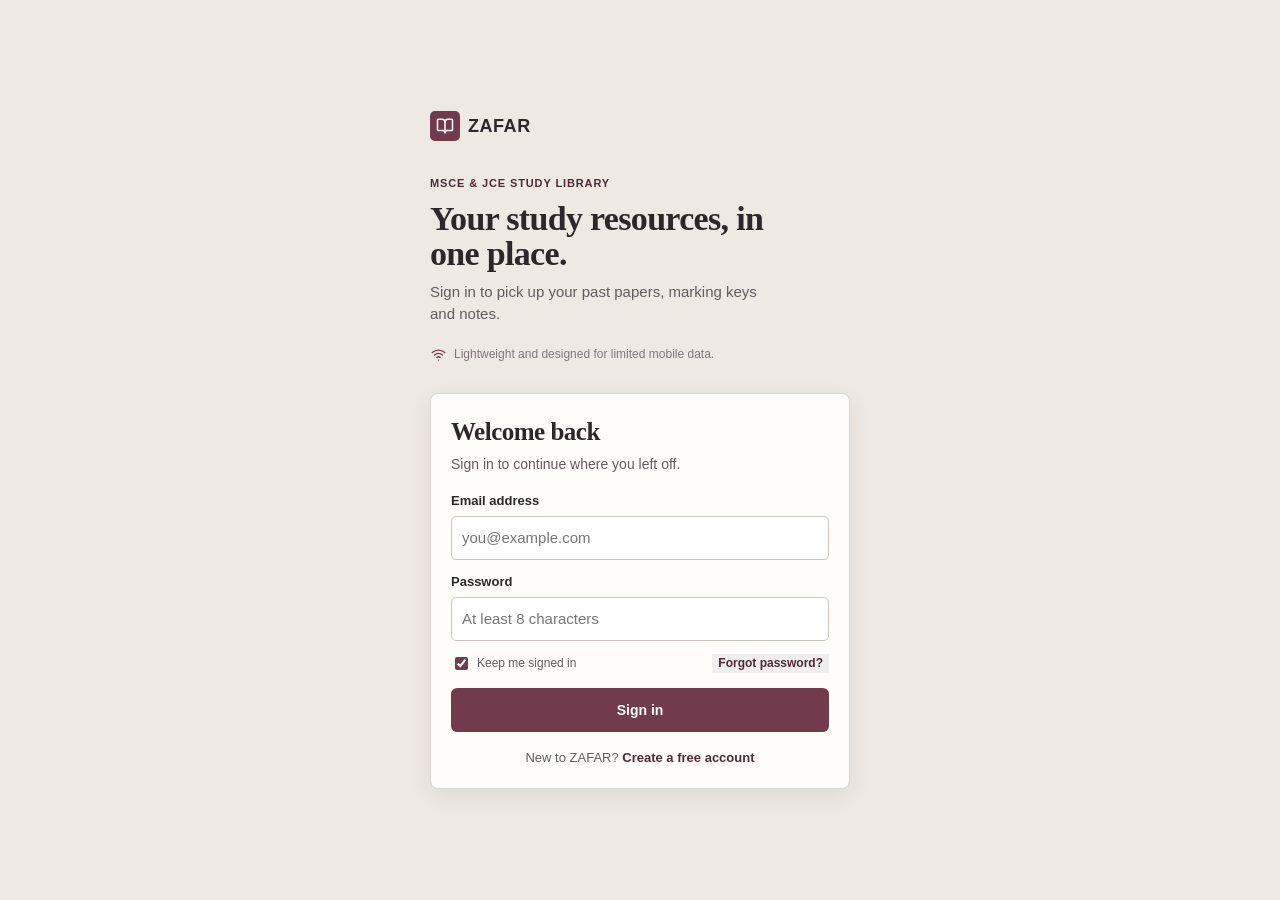
<file: index.html>
<!doctype html>
<html lang="en">
<head>
  <meta charset="utf-8">
  <meta name="viewport" content="width=device-width, initial-scale=1">
  <meta name="theme-color" content="#713b4d">
  <meta name="description" content="Sign in to ZAFAR, Malawi's study-resource library for MSCE and JCE learners.">
  <title>Sign in — ZAFAR</title>
  <link rel="stylesheet" href="assets/styles.css">
</head>
<body class="auth-page-body">
  <main class="auth-page-shell">
    <section class="auth-page-intro" aria-labelledby="signin-intro">
      <a class="brand" href="index.html" aria-label="ZAFAR sign in"><span class="brand-mark" aria-hidden="true"><svg viewBox="0 0 24 24" aria-hidden="true"><path d="M4 5.5A2.5 2.5 0 0 1 6.5 3H11v17H6.5A2.5 2.5 0 0 0 4 22zM20 5.5A2.5 2.5 0 0 0 17.5 3H13v17h4.5A2.5 2.5 0 0 1 20 22z"/></svg></span><span>ZAFAR</span></a>
      <div class="auth-page-message"><span class="eyebrow">MSCE & JCE study library</span><h1 id="signin-intro">Your study resources, in one place.</h1><p>Sign in to pick up your past papers, marking keys and notes.</p></div>
      <p class="auth-page-note"><svg viewBox="0 0 24 24" aria-hidden="true"><path d="M3.2 8.5a13.2 13.2 0 0 1 17.6 0M6.5 12a8.4 8.4 0 0 1 11 0M9.8 15.4a3.6 3.6 0 0 1 4.4 0M12 19.2h.01"/></svg>Lightweight and designed for limited mobile data.</p>
    </section>

    <dialog open class="modal inline-auth-dialog" data-auth-dialog data-mode="login" aria-labelledby="auth-title">
      <div class="modal-card">
        <h2 id="auth-title" class="auth-heading" data-auth-title>Welcome back</h2>
        <p class="auth-intro" data-auth-copy>Sign in to continue where you left off.</p>
        <div class="auth-success hidden" data-auth-success></div>
        <form class="form-stack">
          <div class="form-row hidden" data-name-field><label for="auth-name">Your name</label><input id="auth-name" class="field" type="text" placeholder="e.g. Chikondi Banda" autocomplete="name"></div>
          <div class="form-row"><label for="auth-email">Email address</label><input id="auth-email" class="field" type="email" placeholder="you@example.com" autocomplete="email" required></div>
          <div class="form-row" data-password-field><label for="auth-password">Password</label><input id="auth-password" class="field" type="password" placeholder="At least 8 characters" autocomplete="current-password" required></div>
          <div class="form-inline" data-remember><label class="check-label"><input type="checkbox" checked> Keep me signed in</label><button class="text-link" type="button" data-mode="reset" data-forgot>Forgot password?</button></div>
          <p class="auth-intro hidden" data-terms>By signing up, you agree to ZAFAR’s terms and privacy policy.</p>
          <button class="btn btn-primary auth-submit" type="submit" data-auth-submit>Sign in</button>
        </form>
        <p class="auth-switch" data-auth-switch>New to ZAFAR? <button type="button" data-mode="register">Create a free account</button></p>
      </div>
    </dialog>
  </main>
  <script src="assets/app.js"></script>
</body>
</html>
</file>
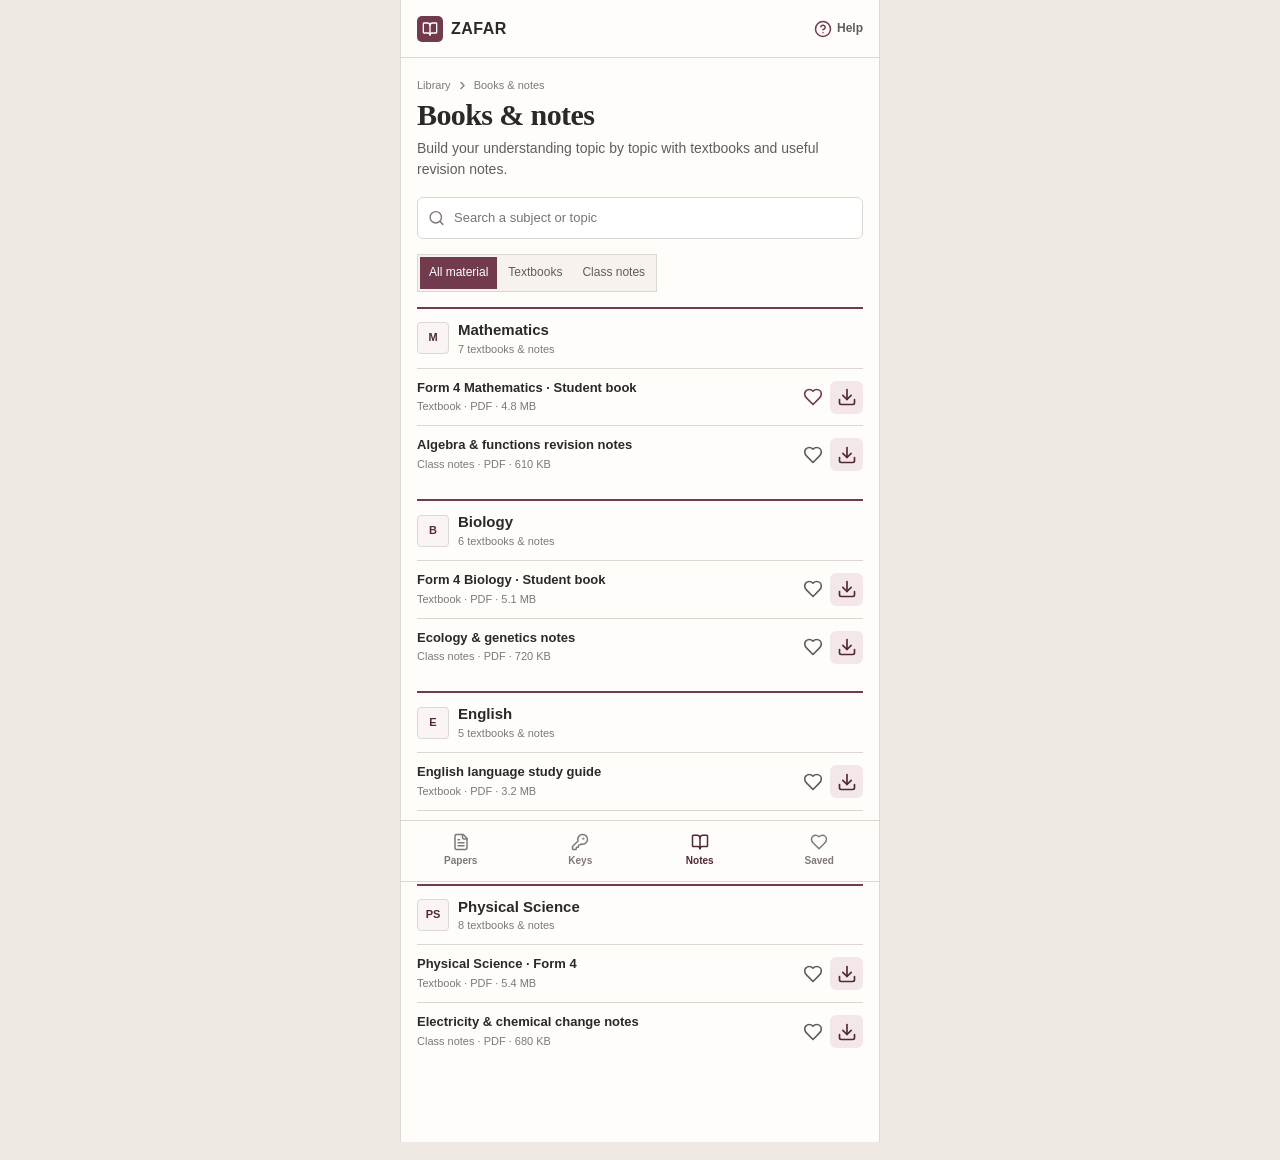
<file: books-notes.html>
<!doctype html>
<html lang="en">
<head><meta charset="utf-8"><meta name="viewport" content="width=device-width, initial-scale=1"><meta name="theme-color" content="#713b4d"><meta name="description" content="Browse textbooks and topic notes on ZAFAR."><title>Books & notes — ZAFAR</title><link rel="stylesheet" href="assets/styles.css"></head>
<body class="app-body" data-page="books-notes">
<div data-app-shell></div>
<div data-page-content>
  <div class="network-banner" data-network-banner></div>
  <div class="page-header"><div><div class="breadcrumb"><span>Library</span><svg viewBox="0 0 24 24" aria-hidden="true"><path d="m9 18 6-6-6-6"/></svg><span>Books & notes</span></div><h1 class="page-heading">Books & notes</h1><p class="page-subtitle">Build your understanding topic by topic with textbooks and useful revision notes.</p></div></div>
  <label class="library-search"><span class="screen-reader-text">Search books and notes</span><svg viewBox="0 0 24 24" aria-hidden="true"><circle cx="10.8" cy="10.8" r="6.2"/><path d="m16 16 4.2 4.2"/></svg><input type="search" data-resource-search placeholder="Search a subject or topic"></label>
  <div class="collection-switch" aria-label="Choose a material type"><button type="button" class="active" data-collection-tab="all">All material</button><button type="button" data-collection-tab="textbook">Textbooks</button><button type="button" data-collection-tab="notes">Class notes</button></div>
  <section class="subject-collections">
    <article class="subject-collection" data-resource="Mathematics Form 4 textbook Algebra revision notes"><div class="subject-collection-head"><span class="subject-badge">M</span><div><h3>Mathematics</h3><p>7 textbooks & notes</p></div></div><div class="book-row" data-material="textbook"><div><b>Form 4 Mathematics · Student book</b><span>Textbook · PDF · 4.8 MB</span></div><div class="library-actions"><button class="icon-button save-button saved" aria-label="Remove mathematics textbook from saved" aria-pressed="true"><svg viewBox="0 0 24" aria-hidden="true"><path d="M20.8 4.8a5.4 5.4 0 0 0-7.6 0L12 6l-1.2-1.2a5.4 5.4 0 0 0-7.6 7.6L12 21l8.8-8.6a5.4 5.4 0 0 0 0-7.6z"/></svg></button><button class="icon-button download-button" aria-label="Download Form 4 Mathematics student book"><svg viewBox="0 0 24" aria-hidden="true"><path d="M12 3v11M8 10l4 4 4-4M5 20h14"/></svg></button></div></div><div class="book-row" data-material="notes"><div><b>Algebra & functions revision notes</b><span>Class notes · PDF · 610 KB</span></div><div class="library-actions"><button class="icon-button save-button" aria-label="Save Algebra notes" aria-pressed="false"><svg viewBox="0 0 24" aria-hidden="true"><path d="M20.8 4.8a5.4 5.4 0 0 0-7.6 0L12 6l-1.2-1.2a5.4 5.4 0 0 0-7.6 7.6L12 21l8.8-8.6a5.4 5.4 0 0 0 0-7.6z"/></svg></button><button class="icon-button download-button" aria-label="Download Algebra notes"><svg viewBox="0 0 24" aria-hidden="true"><path d="M12 3v11M8 10l4 4 4-4M5 20h14"/></svg></button></div></div></article>
    <article class="subject-collection" data-resource="Biology Form 4 textbook Ecology and genetics notes"><div class="subject-collection-head"><span class="subject-badge">B</span><div><h3>Biology</h3><p>6 textbooks & notes</p></div></div><div class="book-row" data-material="textbook"><div><b>Form 4 Biology · Student book</b><span>Textbook · PDF · 5.1 MB</span></div><div class="library-actions"><button class="icon-button save-button" aria-label="Save Biology textbook" aria-pressed="false"><svg viewBox="0 0 24" aria-hidden="true"><path d="M20.8 4.8a5.4 5.4 0 0 0-7.6 0L12 6l-1.2-1.2a5.4 5.4 0 0 0-7.6 7.6L12 21l8.8-8.6a5.4 5.4 0 0 0 0-7.6z"/></svg></button><button class="icon-button download-button" aria-label="Download Biology student book"><svg viewBox="0 0 24" aria-hidden="true"><path d="M12 3v11M8 10l4 4 4-4M5 20h14"/></svg></button></div></div><div class="book-row" data-material="notes"><div><b>Ecology & genetics notes</b><span>Class notes · PDF · 720 KB</span></div><div class="library-actions"><button class="icon-button save-button" aria-label="Save Ecology notes" aria-pressed="false"><svg viewBox="0 0 24" aria-hidden="true"><path d="M20.8 4.8a5.4 5.4 0 0 0-7.6 0L12 6l-1.2-1.2a5.4 5.4 0 0 0-7.6 7.6L12 21l8.8-8.6a5.4 5.4 0 0 0 0-7.6z"/></svg></button><button class="icon-button download-button" aria-label="Download Ecology notes"><svg viewBox="0 0 24" aria-hidden="true"><path d="M12 3v11M8 10l4 4 4-4M5 20h14"/></svg></button></div></div></article>
    <article class="subject-collection" data-resource="English language guide Comprehension writing notes"><div class="subject-collection-head"><span class="subject-badge">E</span><div><h3>English</h3><p>5 textbooks & notes</p></div></div><div class="book-row" data-material="textbook"><div><b>English language study guide</b><span>Textbook · PDF · 3.2 MB</span></div><div class="library-actions"><button class="icon-button save-button" aria-label="Save English guide" aria-pressed="false"><svg viewBox="0 0 24" aria-hidden="true"><path d="M20.8 4.8a5.4 5.4 0 0 0-7.6 0L12 6l-1.2-1.2a5.4 5.4 0 0 0-7.6 7.6L12 21l8.8-8.6a5.4 5.4 0 0 0 0-7.6z"/></svg></button><button class="icon-button download-button" aria-label="Download English guide"><svg viewBox="0 0 24" aria-hidden="true"><path d="M12 3v11M8 10l4 4 4-4M5 20h14"/></svg></button></div></div><div class="book-row" data-material="notes"><div><b>Comprehension & writing notes</b><span>Class notes · PDF · 540 KB</span></div><div class="library-actions"><button class="icon-button save-button" aria-label="Save writing notes" aria-pressed="false"><svg viewBox="0 0 24" aria-hidden="true"><path d="M20.8 4.8a5.4 5.4 0 0 0-7.6 0L12 6l-1.2-1.2a5.4 5.4 0 0 0-7.6 7.6L12 21l8.8-8.6a5.4 5.4 0 0 0 0-7.6z"/></svg></button><button class="icon-button download-button" aria-label="Download writing notes"><svg viewBox="0 0 24" aria-hidden="true"><path d="M12 3v11M8 10l4 4 4-4M5 20h14"/></svg></button></div></div></article>
    <article class="subject-collection" data-resource="Physical Science Form 4 textbook Electricity chemistry notes"><div class="subject-collection-head"><span class="subject-badge">PS</span><div><h3>Physical Science</h3><p>8 textbooks & notes</p></div></div><div class="book-row" data-material="textbook"><div><b>Physical Science · Form 4</b><span>Textbook · PDF · 5.4 MB</span></div><div class="library-actions"><button class="icon-button save-button" aria-label="Save Physical Science textbook" aria-pressed="false"><svg viewBox="0 0 24" aria-hidden="true"><path d="M20.8 4.8a5.4 5.4 0 0 0-7.6 0L12 6l-1.2-1.2a5.4 5.4 0 0 0-7.6 7.6L12 21l8.8-8.6a5.4 5.4 0 0 0 0-7.6z"/></svg></button><button class="icon-button download-button" aria-label="Download Physical Science textbook"><svg viewBox="0 0 24" aria-hidden="true"><path d="M12 3v11M8 10l4 4 4-4M5 20h14"/></svg></button></div></div><div class="book-row" data-material="notes"><div><b>Electricity & chemical change notes</b><span>Class notes · PDF · 680 KB</span></div><div class="library-actions"><button class="icon-button save-button" aria-label="Save Electricity notes" aria-pressed="false"><svg viewBox="0 0 24" aria-hidden="true"><path d="M20.8 4.8a5.4 5.4 0 0 0-7.6 0L12 6l-1.2-1.2a5.4 5.4 0 0 0-7.6 7.6L12 21l8.8-8.6a5.4 5.4 0 0 0 0-7.6 5.4 5.4 0 0 0 0-7.6z"/></svg></button><button class="icon-button download-button" aria-label="Download Electricity notes"><svg viewBox="0 0 24" aria-hidden="true"><path d="M12 3v11M8 10l4 4 4-4M5 20h14"/></svg></button></div></div></article>
  </section>
  <div class="empty-results hidden" data-empty-results><svg viewBox="0 0 24" aria-hidden="true"><circle cx="10.8" cy="10.8" r="6.2"/><path d="m16 16 4.2 4.2"/></svg><b>No notes or books match that search</b><p>Try a subject or topic name.</p></div>
  <aside class="contribute-panel"><svg viewBox="0 0 24" aria-hidden="true"><path d="M12 3v11M8 10l4 4 4-4M5 20h14"/></svg><div><h3>Have useful class notes?</h3><p>Help other learners find clear, well-organised revision material.</p><a class="text-link" href="help.html">Learn how to share <svg viewBox="0 0 24" aria-hidden="true"><path d="M5 12h13M14 7l5 5-5 5"/></svg></a></div></aside>
</div>
<script src="assets/app.js"></script>
</body></html>
</file>
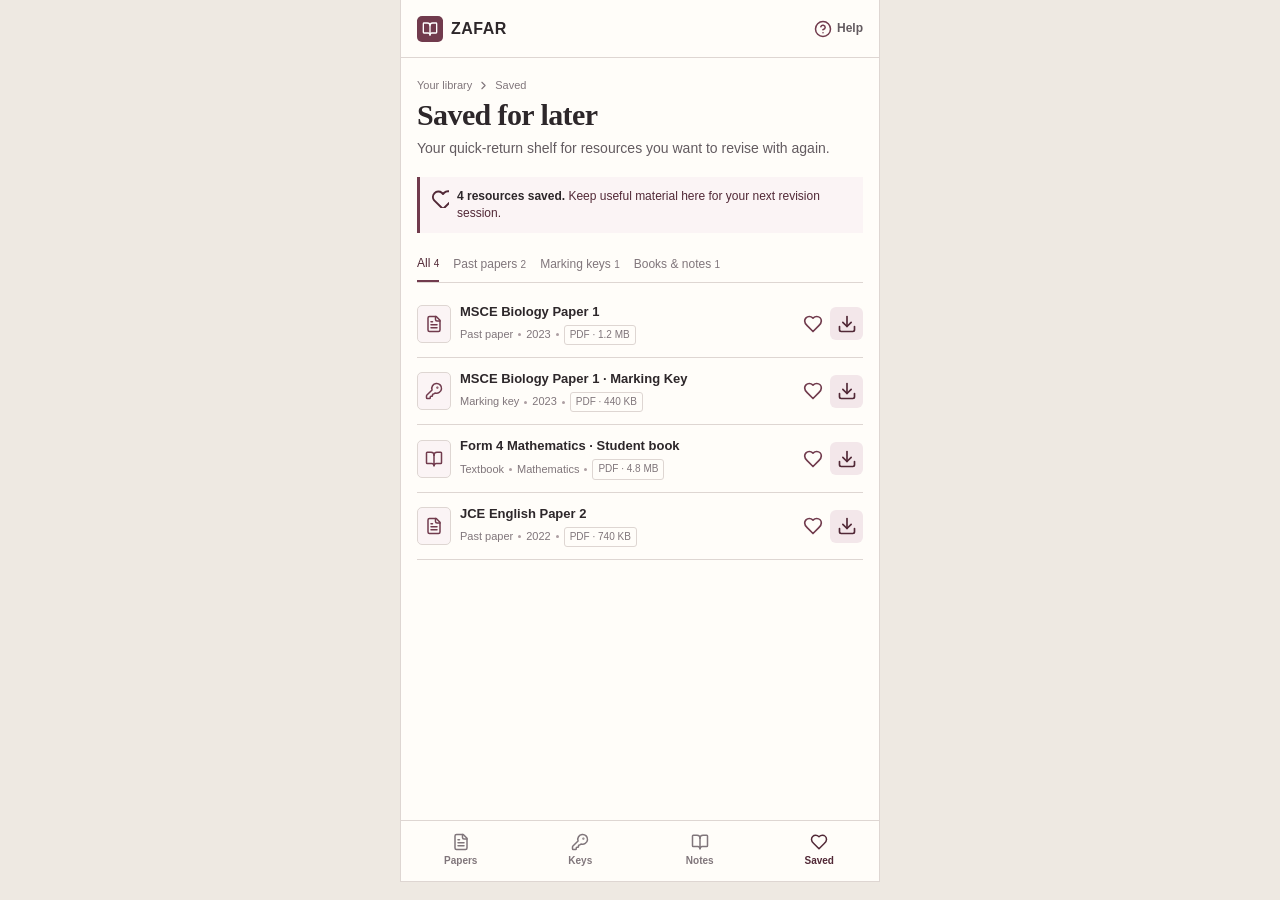
<file: favorites.html>
<!doctype html>
<html lang="en">
<head><meta charset="utf-8"><meta name="viewport" content="width=device-width, initial-scale=1"><meta name="theme-color" content="#713b4d"><meta name="description" content="Your saved study resources on ZAFAR."><title>Saved items — ZAFAR</title><link rel="stylesheet" href="assets/styles.css"></head>
<body class="app-body" data-page="favorites">
<div data-app-shell></div>
<div data-page-content>
  <div class="network-banner" data-network-banner></div>
  <div class="page-header"><div><div class="breadcrumb"><span>Your library</span><svg viewBox="0 0 24 24" aria-hidden="true"><path d="m9 18 6-6-6-6"/></svg><span>Saved</span></div><h1 class="page-heading">Saved for later</h1><p class="page-subtitle">Your quick-return shelf for resources you want to revise with again.</p></div></div>
  <div class="favorites-summary"><svg viewBox="0 0 24" aria-hidden="true"><path d="M20.8 4.8a5.4 5.4 0 0 0-7.6 0L12 6l-1.2-1.2a5.4 5.4 0 0 0-7.6 7.6L12 21l8.8-8.6a5.4 5.4 0 0 0 0-7.6z"/></svg><p><b>4 resources saved.</b> Save anything useful so it is easier to find on your next visit.</p></div>
  <div class="collection-tabs" role="tablist" aria-label="Saved resource types"><button class="active" type="button" data-tab role="tab">All <span class="tab-count">4</span></button><button type="button" data-tab role="tab">Past papers <span class="tab-count">2</span></button><button type="button" data-tab role="tab">Marking keys <span class="tab-count">1</span></button><button type="button" data-tab role="tab">Books & notes <span class="tab-count">1</span></button></div>
  <div class="resource-list">
    <article class="library-item" data-resource="MSCE Biology Paper 1 2023"><span class="resource-icon"><svg viewBox="0 0 24" aria-hidden="true"><path d="M6 2h8l4 4v16H6z"/><path d="M14 2v5h5M9 12h6M9 16h6"/></svg></span><div class="library-item-body"><h3>MSCE Biology Paper 1</h3><div class="library-details"><span>Past paper</span><i class="dot"></i><span>2023</span><i class="dot"></i><span class="file-chip">PDF · 1.2 MB</span></div></div><div class="library-actions"><button class="icon-button save-button saved" aria-label="Remove MSCE Biology Paper 1 from saved" aria-pressed="true"><svg viewBox="0 0 24" aria-hidden="true"><path d="M20.8 4.8a5.4 5.4 0 0 0-7.6 0L12 6l-1.2-1.2a5.4 5.4 0 0 0-7.6 7.6L12 21l8.8-8.6a5.4 5.4 0 0 0 0-7.6z"/></svg></button><button class="icon-button download-button" aria-label="Download MSCE Biology Paper 1"><svg viewBox="0 0 24" aria-hidden="true"><path d="M12 3v11M8 10l4 4 4-4M5 20h14"/></svg></button></div></article>
    <article class="library-item" data-resource="MSCE Biology Paper 1 Marking Key 2023"><span class="resource-icon key"><svg viewBox="0 0 24" aria-hidden="true"><circle cx="8" cy="15" r="3"/><path d="m10.2 12.8 7.3-7.3 2 2-1.5 1.5 1.4 1.4-2.1 2.1-1.4-1.4-3.7 3.8"/></svg></span><div class="library-item-body"><h3>MSCE Biology Paper 1 · Marking Key</h3><div class="library-details"><span>Marking key</span><i class="dot"></i><span>2023</span><i class="dot"></i><span class="file-chip">PDF · 440 KB</span></div></div><div class="library-actions"><button class="icon-button save-button saved" aria-label="Remove Biology marking key from saved" aria-pressed="true"><svg viewBox="0 0 24" aria-hidden="true"><path d="M20.8 4.8a5.4 5.4 0 0 0-7.6 0L12 6l-1.2-1.2a5.4 5.4 0 0 0-7.6 7.6L12 21l8.8-8.6a5.4 5.4 0 0 0 0-7.6z"/></svg></button><button class="icon-button download-button" aria-label="Download Biology marking key"><svg viewBox="0 0 24" aria-hidden="true"><path d="M12 3v11M8 10l4 4 4-4M5 20h14"/></svg></button></div></article>
    <article class="library-item" data-resource="Form 4 Mathematics Student Book"><span class="resource-icon book"><svg viewBox="0 0 24" aria-hidden="true"><path d="M4 5.5A2.5 2.5 0 0 1 6.5 3H11v17H6.5A2.5 2.5 0 0 0 4 22zM20 5.5A2.5 2.5 0 0 0 17.5 3H13v17h4.5A2.5 2.5 0 0 1 20 22z"/></svg></span><div class="library-item-body"><h3>Form 4 Mathematics · Student book</h3><div class="library-details"><span>Textbook</span><i class="dot"></i><span>Mathematics</span><i class="dot"></i><span class="file-chip">PDF · 4.8 MB</span></div></div><div class="library-actions"><button class="icon-button save-button saved" aria-label="Remove mathematics book from saved" aria-pressed="true"><svg viewBox="0 0 24" aria-hidden="true"><path d="M20.8 4.8a5.4 5.4 0 0 0-7.6 0L12 6l-1.2-1.2a5.4 5.4 0 0 0-7.6 7.6L12 21l8.8-8.6a5.4 5.4 0 0 0 0-7.6z"/></svg></button><button class="icon-button download-button" aria-label="Download Mathematics book"><svg viewBox="0 0 24" aria-hidden="true"><path d="M12 3v11M8 10l4 4 4-4M5 20h14"/></svg></button></div></article>
    <article class="library-item" data-resource="JCE English Paper 2 2022"><span class="resource-icon"><svg viewBox="0 0 24" aria-hidden="true"><path d="M6 2h8l4 4v16H6z"/><path d="M14 2v5h5M9 12h6M9 16h6"/></svg></span><div class="library-item-body"><h3>JCE English Paper 2</h3><div class="library-details"><span>Past paper</span><i class="dot"></i><span>2022</span><i class="dot"></i><span class="file-chip">PDF · 740 KB</span></div></div><div class="library-actions"><button class="icon-button save-button saved" aria-label="Remove JCE English Paper 2 from saved" aria-pressed="true"><svg viewBox="0 0 24" aria-hidden="true"><path d="M20.8 4.8a5.4 5.4 0 0 0-7.6 0L12 6l-1.2-1.2a5.4 5.4 0 0 0-7.6 7.6L12 21l8.8-8.6a5.4 5.4 0 0 0 0-7.6z"/></svg></button><button class="icon-button download-button" aria-label="Download JCE English Paper 2"><svg viewBox="0 0 24" aria-hidden="true"><path d="M12 3v11M8 10l4 4 4-4M5 20h14"/></svg></button></div></article>
  </div>
  <section class="empty-favorites"><svg viewBox="0 0 24" aria-hidden="true"><path d="M20.8 4.8a5.4 5.4 0 0 0-7.6 0L12 6l-1.2-1.2a5.4 5.4 0 0 0-7.6 7.6L12 21l8.8-8.6a5.4 5.4 0 0 0 0-7.6z"/></svg><h2>Nothing saved yet</h2><p>Tap the heart on a paper, marking key or note to keep it right here.</p><a class="btn btn-primary" href="past-papers.html">Explore past papers</a></section>
</div>
<script src="assets/app.js"></script>
</body></html>
</file>
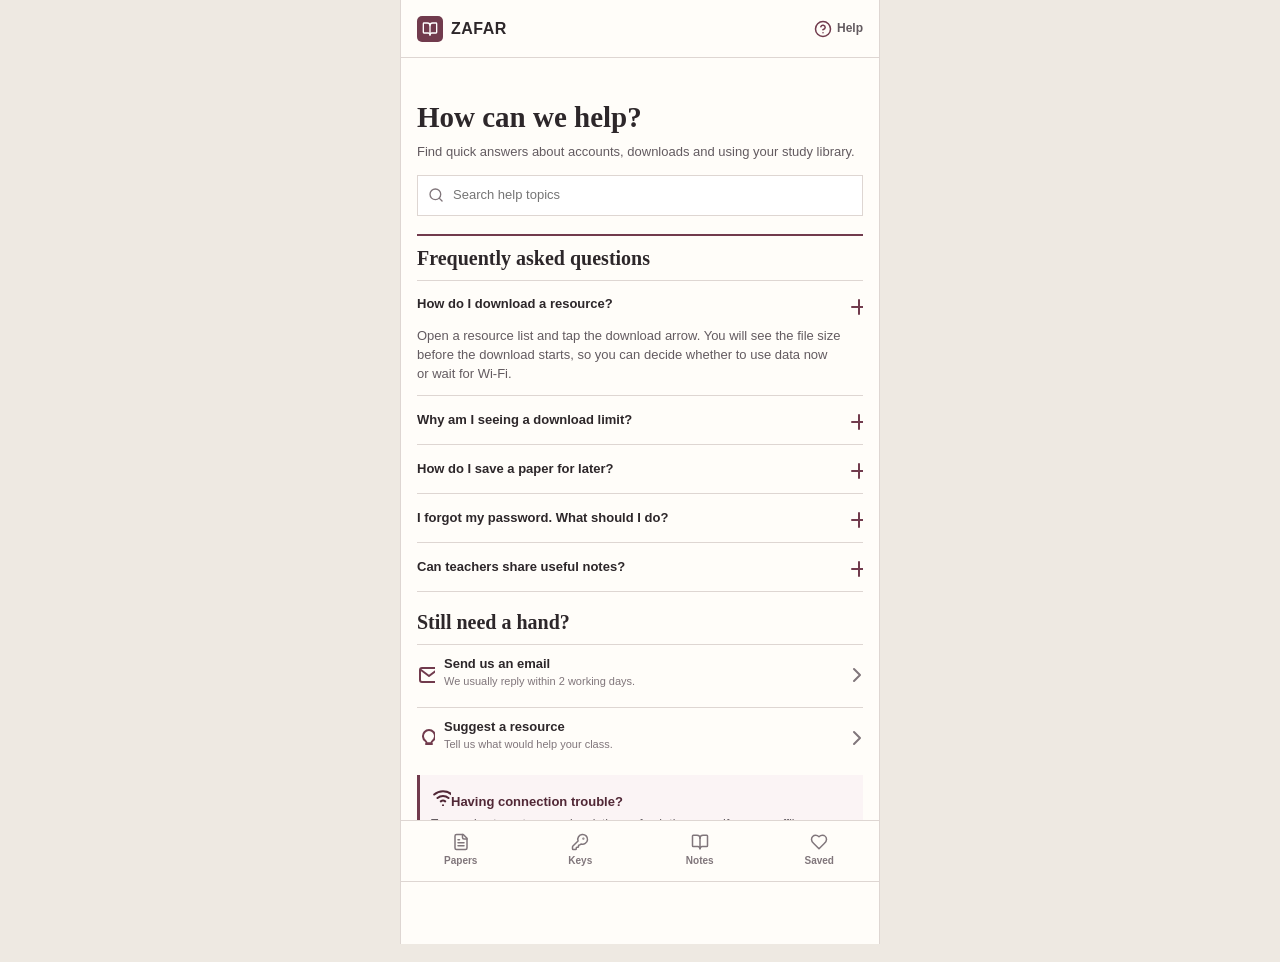
<file: help.html>
<!doctype html>
<html lang="en">
<head><meta charset="utf-8"><meta name="viewport" content="width=device-width, initial-scale=1"><meta name="theme-color" content="#713b4d"><meta name="description" content="Get help using the ZAFAR study resource library."><title>Help — ZAFAR</title><link rel="stylesheet" href="assets/styles.css"></head>
<body class="app-body" data-page="help">
<div data-app-shell></div>
<div data-page-content>
  <div class="network-banner" data-network-banner></div>
  <section class="help-hero"><h1>How can we help?</h1><p>Find quick answers about accounts, downloads and using your study library.</p><label class="help-search"><span class="screen-reader-text">Search help topics</span><svg viewBox="0 0 24" aria-hidden="true"><circle cx="10.8" cy="10.8" r="6.2"/><path d="m16 16 4.2 4.2"/></svg><input type="search" data-help-search placeholder="Search help topics"></label></section>
  <section class="help-grid">
    <div class="support-card"><h2>Frequently asked questions</h2>
      <details class="faq" data-faq-item open><summary>How do I download a resource?<svg viewBox="0 0 24" aria-hidden="true"><path d="M12 5v14M5 12h14"/></svg></summary><p>Open a resource list and tap the download arrow. You will see the file size before the download starts, so you can decide whether to use data now or wait for Wi-Fi.</p></details>
      <details class="faq" data-faq-item><summary>Why am I seeing a download limit?<svg viewBox="0 0 24" aria-hidden="true"><path d="M12 5v14M5 12h14"/></svg></summary><p>Free accounts include a monthly download allowance. The library will show your remaining downloads before you start another file.</p></details>
      <details class="faq" data-faq-item><summary>How do I save a paper for later?<svg viewBox="0 0 24" aria-hidden="true"><path d="M12 5v14M5 12h14"/></svg></summary><p>Tap the heart beside any paper, marking key or note. It will appear on your Saved page, making it easier to return to next time.</p></details>
      <details class="faq" data-faq-item><summary>I forgot my password. What should I do?<svg viewBox="0 0 24" aria-hidden="true"><path d="M12 5v14M5 12h14"/></svg></summary><p>On the sign-in screen, choose “Forgot password?” and enter your account email. We will send a secure reset link to that inbox.</p></details>
      <details class="faq" data-faq-item><summary>Can teachers share useful notes?<svg viewBox="0 0 24" aria-hidden="true"><path d="M12 5v14M5 12h14"/></svg></summary><p>Yes. Contact the ZAFAR team with a clear, original resource. We check every contribution before adding it to the library.</p></details>
    </div>
    <aside class="support-card"><h2>Still need a hand?</h2><div class="support-links"><a class="support-link" href="mailto:hello@zafar.study"><svg viewBox="0 0 24" aria-hidden="true"><rect x="3" y="5" width="18" height="14" rx="2"/><path d="m4 7 8 6 8-6"/></svg><div><b>Send us an email</b><span>We usually reply within 2 working days.</span></div><svg class="arrow" viewBox="0 0 24" aria-hidden="true"><path d="m9 18 6-6-6-6"/></svg></a><a class="support-link" href="#"><svg viewBox="0 0 24" aria-hidden="true"><path d="M9 18h6M10 21h4M8.3 14.8a6 6 0 1 1 7.4 0c-.8.6-1.3 1.5-1.4 2.5H9.7c-.1-1-.6-1.9-1.4-2.5z"/></svg><div><b>Suggest a resource</b><span>Tell us what would help your class.</span></div><svg class="arrow" viewBox="0 0 24" aria-hidden="true"><path d="m9 18 6-6-6-6"/></svg></a></div><div class="connection-check"><h3><svg viewBox="0 0 24" aria-hidden="true"><path d="M3.2 8.5a13.2 13.2 0 0 1 17.6 0M6.5 12a8.4 8.4 0 0 1 11 0M9.8 15.4a3.6 3.6 0 0 1 4.4 0M12 19.2h.01"/></svg>Having connection trouble?</h3><p>Try moving to a stronger signal, then refresh the page. If you are offline, previously opened material may still be available on your phone.</p></div></aside>
  </section>
</div>
<script src="assets/app.js"></script>
</body></html>
</file>
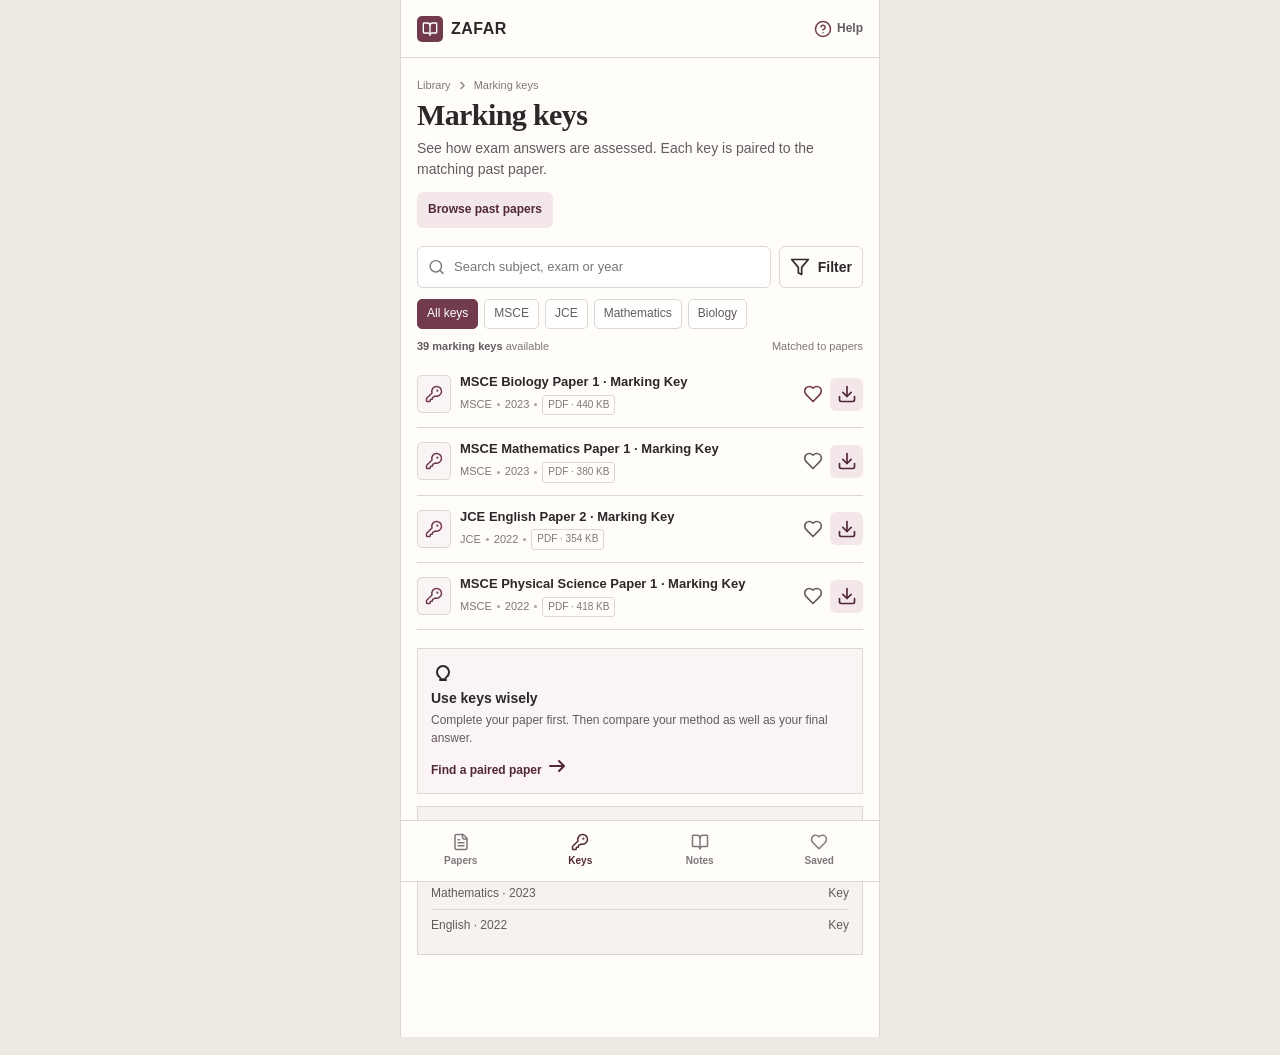
<file: marking-keys.html>
<!doctype html>
<html lang="en">
<head><meta charset="utf-8"><meta name="viewport" content="width=device-width, initial-scale=1"><meta name="theme-color" content="#713b4d"><meta name="description" content="Browse marking keys matched to MSCE and JCE past papers."><title>Marking keys — ZAFAR</title><link rel="stylesheet" href="assets/styles.css"></head>
<body class="app-body" data-page="marking-keys">
<div data-app-shell></div>
<div data-page-content>
  <div class="network-banner" data-network-banner></div>
  <div class="page-header"><div><div class="breadcrumb"><span>Library</span><svg viewBox="0 0 24 24" aria-hidden="true"><path d="m9 18 6-6-6-6"/></svg><span>Marking keys</span></div><h1 class="page-heading">Marking keys</h1><p class="page-subtitle">See how exam answers are assessed. Each key is paired to the matching past paper.</p></div><div class="page-header-actions"><a href="past-papers.html" class="btn btn-secondary btn-small">Browse past papers</a></div></div>
  <section class="library-layout">
    <div>
      <div class="library-toolbar"><label class="library-search"><span class="screen-reader-text">Search marking keys</span><svg viewBox="0 0 24 24" aria-hidden="true"><circle cx="10.8" cy="10.8" r="6.2"/><path d="m16 16 4.2 4.2"/></svg><input type="search" data-resource-search placeholder="Search subject, exam or year"></label><button class="btn btn-plain filters-button" type="button" data-filters-toggle aria-expanded="false"><svg viewBox="0 0 24" aria-hidden="true"><path d="M4 6h16M7 12h10M10 18h4"/></svg>Filter</button></div>
      <div class="filter-row" data-filter-row><div class="select-wrap"><label for="key-level">Exam level</label><select id="key-level"><option>All levels</option><option>MSCE</option><option>JCE</option></select></div><div class="select-wrap"><label for="key-subject">Subject</label><select id="key-subject"><option>All subjects</option><option>Biology</option><option>Mathematics</option><option>English</option><option>Physical Science</option></select></div><div class="select-wrap"><label for="key-year">Year</label><select id="key-year"><option>Any year</option><option>2023</option><option>2022</option><option>2021</option></select></div><div class="filter-footer"><button type="button" data-clear-filters>Clear filters</button></div></div>
      <div class="chip-row" aria-label="Popular subject filters"><button class="chip active" type="button">All keys</button><button class="chip" type="button">MSCE</button><button class="chip" type="button">JCE</button><button class="chip" type="button">Mathematics</button><button class="chip" type="button">Biology</button></div>
      <div class="results-meta"><span><b>39 marking keys</b> available</span><span>Matched to papers</span></div>
      <div class="resource-list">
        <article class="library-item" data-resource="MSCE Biology Paper 1 Marking Key 2023"><span class="resource-icon key"><svg viewBox="0 0 24 24" aria-hidden="true"><circle cx="8" cy="15" r="3"/><path d="m10.2 12.8 7.3-7.3 2 2-1.5 1.5 1.4 1.4-2.1 2.1-1.4-1.4-3.7 3.8"/></svg></span><div class="library-item-body"><h3>MSCE Biology Paper 1 · Marking Key</h3><div class="library-details"><span>MSCE</span><i class="dot"></i><span>2023</span><i class="dot"></i><span class="file-chip">PDF · 440 KB</span></div></div><div class="library-actions"><button class="icon-button save-button saved" aria-label="Remove Biology marking key from saved" aria-pressed="true"><svg viewBox="0 0 24 24" aria-hidden="true"><path d="M20.8 4.8a5.4 5.4 0 0 0-7.6 0L12 6l-1.2-1.2a5.4 5.4 0 0 0-7.6 7.6L12 21l8.8-8.6a5.4 5.4 0 0 0 0-7.6z"/></svg></button><button class="icon-button download-button" aria-label="Download Biology marking key"><svg viewBox="0 0 24 24" aria-hidden="true"><path d="M12 3v11M8 10l4 4 4-4M5 20h14"/></svg></button></div></article>
        <article class="library-item" data-resource="MSCE Mathematics Paper 1 Marking Key 2023"><span class="resource-icon key"><svg viewBox="0 0 24 24" aria-hidden="true"><circle cx="8" cy="15" r="3"/><path d="m10.2 12.8 7.3-7.3 2 2-1.5 1.5 1.4 1.4-2.1 2.1-1.4-1.4-3.7 3.8"/></svg></span><div class="library-item-body"><h3>MSCE Mathematics Paper 1 · Marking Key</h3><div class="library-details"><span>MSCE</span><i class="dot"></i><span>2023</span><i class="dot"></i><span class="file-chip">PDF · 380 KB</span></div></div><div class="library-actions"><button class="icon-button save-button" aria-label="Save Mathematics marking key" aria-pressed="false"><svg viewBox="0 0 24 24" aria-hidden="true"><path d="M20.8 4.8a5.4 5.4 0 0 0-7.6 0L12 6l-1.2-1.2a5.4 5.4 0 0 0-7.6 7.6L12 21l8.8-8.6a5.4 5.4 0 0 0 0-7.6z"/></svg></button><button class="icon-button download-button" aria-label="Download Mathematics marking key"><svg viewBox="0 0 24" aria-hidden="true"><path d="M12 3v11M8 10l4 4 4-4M5 20h14"/></svg></button></div></article>
        <article class="library-item" data-resource="JCE English Paper 2 Marking Key 2022"><span class="resource-icon key"><svg viewBox="0 0 24 24" aria-hidden="true"><circle cx="8" cy="15" r="3"/><path d="m10.2 12.8 7.3-7.3 2 2-1.5 1.5 1.4 1.4-2.1 2.1-1.4-1.4-3.7 3.8"/></svg></span><div class="library-item-body"><h3>JCE English Paper 2 · Marking Key</h3><div class="library-details"><span>JCE</span><i class="dot"></i><span>2022</span><i class="dot"></i><span class="file-chip">PDF · 354 KB</span></div></div><div class="library-actions"><button class="icon-button save-button" aria-label="Save English marking key" aria-pressed="false"><svg viewBox="0 0 24" aria-hidden="true"><path d="M20.8 4.8a5.4 5.4 0 0 0-7.6 0L12 6l-1.2-1.2a5.4 5.4 0 0 0-7.6 7.6L12 21l8.8-8.6a5.4 5.4 0 0 0 0-7.6z"/></svg></button><button class="icon-button download-button" aria-label="Download English marking key"><svg viewBox="0 0 24" aria-hidden="true"><path d="M12 3v11M8 10l4 4 4-4M5 20h14"/></svg></button></div></article>
        <article class="library-item" data-resource="MSCE Physical Science Paper 1 Marking Key 2022"><span class="resource-icon key"><svg viewBox="0 0 24" aria-hidden="true"><circle cx="8" cy="15" r="3"/><path d="m10.2 12.8 7.3-7.3 2 2-1.5 1.5 1.4 1.4-2.1 2.1-1.4-1.4-3.7 3.8"/></svg></span><div class="library-item-body"><h3>MSCE Physical Science Paper 1 · Marking Key</h3><div class="library-details"><span>MSCE</span><i class="dot"></i><span>2022</span><i class="dot"></i><span class="file-chip">PDF · 418 KB</span></div></div><div class="library-actions"><button class="icon-button save-button" aria-label="Save Physical Science marking key" aria-pressed="false"><svg viewBox="0 0 24" aria-hidden="true"><path d="M20.8 4.8a5.4 5.4 0 0 0-7.6 0L12 6l-1.2-1.2a5.4 5.4 0 0 0-7.6 7.6L12 21l8.8-8.6a5.4 5.4 0 0 0 0-7.6z"/></svg></button><button class="icon-button download-button" aria-label="Download Physical Science marking key"><svg viewBox="0 0 24" aria-hidden="true"><path d="M12 3v11M8 10l4 4 4-4M5 20h14"/></svg></button></div></article>
      </div>
      <div class="empty-results hidden" data-empty-results><svg viewBox="0 0 24" aria-hidden="true"><circle cx="10.8" cy="10.8" r="6.2"/><path d="m16 16 4.2 4.2"/></svg><b>No marking keys match that search</b><p>Try the paper subject or a different year.</p></div>
    </div>
    <aside class="results-side"><div class="callout key"><span class="callout-icon"><svg viewBox="0 0 24" aria-hidden="true"><path d="M9 18h6M10 21h4M8.3 14.8a6 6 0 1 1 7.4 0c-.8.6-1.3 1.5-1.4 2.5H9.7c-.1-1-.6-1.9-1.4-2.5z"/></svg></span><h3>Use keys wisely</h3><p>Complete your paper first. Then compare your method as well as your final answer.</p><a class="text-link" href="past-papers.html">Find a paired paper <svg viewBox="0 0 24" aria-hidden="true"><path d="M5 12h13M14 7l5 5-5 5"/></svg></a></div><div class="subject-mini-list"><h3>Most checked this week</h3><a href="#"><span>Biology · 2023</span><span>Key</span></a><a href="#"><span>Mathematics · 2023</span><span>Key</span></a><a href="#"><span>English · 2022</span><span>Key</span></a></div></aside>
  </section>
</div>
<script src="assets/app.js"></script>
</body></html>
</file>
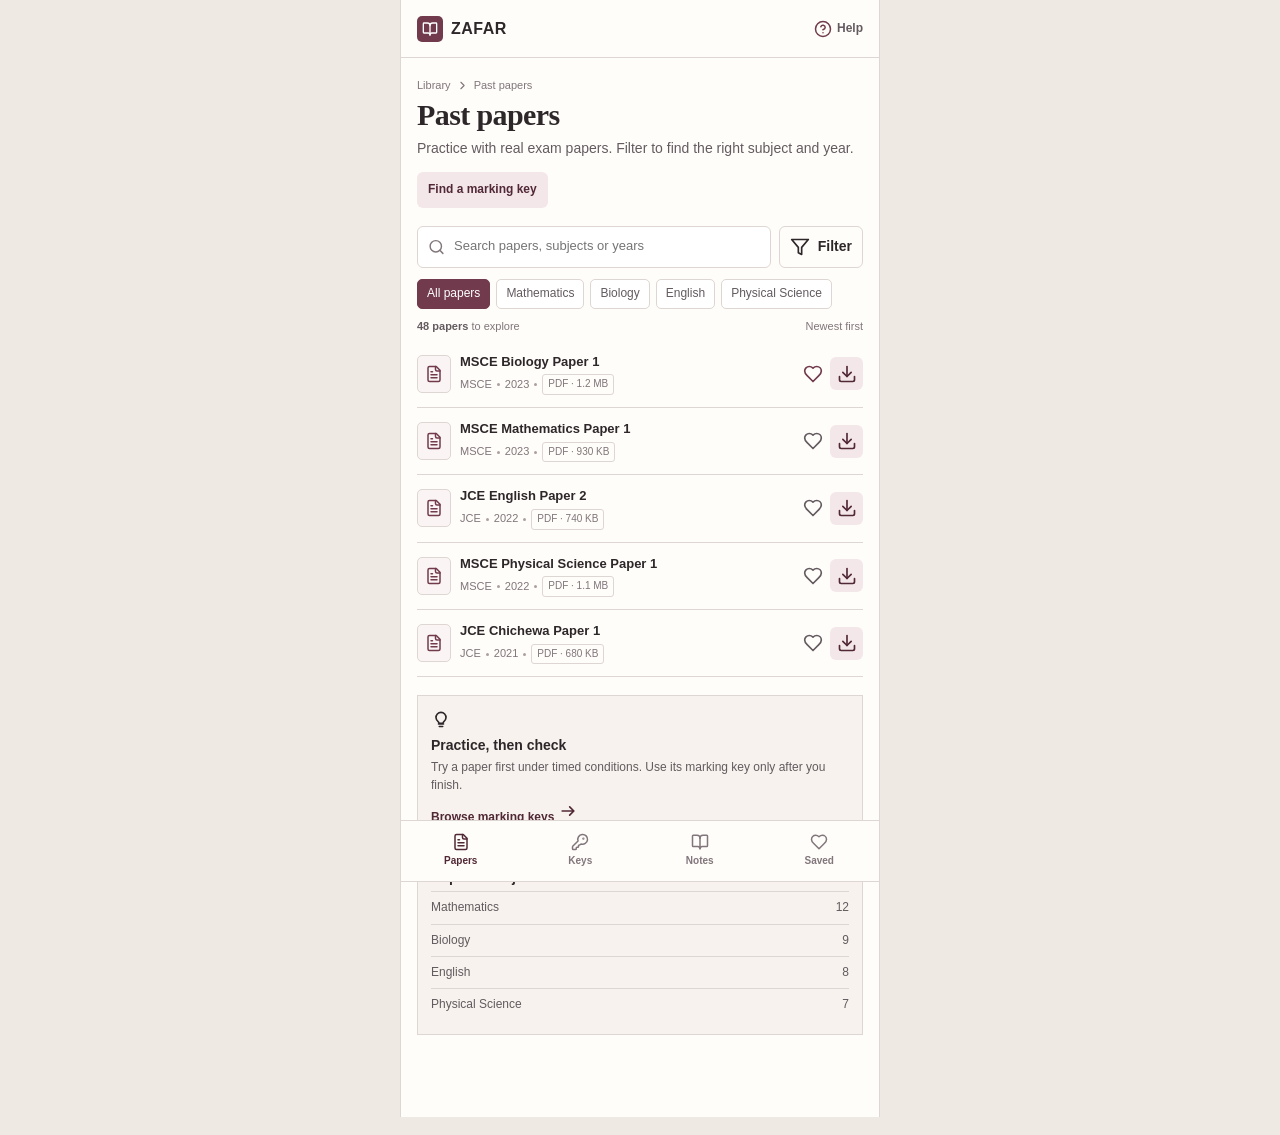
<file: past-papers.html>
<!doctype html>
<html lang="en">
<head><meta charset="utf-8"><meta name="viewport" content="width=device-width, initial-scale=1"><meta name="theme-color" content="#713b4d"><meta name="description" content="Browse MSCE and JCE past papers on ZAFAR."><title>Past papers — ZAFAR</title><link rel="stylesheet" href="assets/styles.css"></head>
<body class="app-body" data-page="past-papers">
<div data-app-shell></div>
<div data-page-content>
  <div class="network-banner" data-network-banner></div>
  <div class="page-header"><div><div class="breadcrumb"><span>Library</span><svg viewBox="0 0 24 24" aria-hidden="true"><path d="m9 18 6-6-6-6"/></svg><span>Past papers</span></div><h1 class="page-heading">Past papers</h1><p class="page-subtitle">Practice with real exam papers. Filter to find the right subject and year.</p></div><div class="page-header-actions"><a href="marking-keys.html" class="btn btn-secondary btn-small">Find a marking key</a></div></div>
  <section class="library-layout">
    <div>
      <div class="library-toolbar"><label class="library-search"><span class="screen-reader-text">Search papers</span><svg viewBox="0 0 24 24" aria-hidden="true"><circle cx="10.8" cy="10.8" r="6.2"/><path d="m16 16 4.2 4.2"/></svg><input type="search" data-resource-search placeholder="Search papers, subjects or years"></label><button class="btn btn-plain filters-button" type="button" data-filters-toggle aria-expanded="false"><svg viewBox="0 0 24 24" aria-hidden="true"><path d="M4 6h16M7 12h10M10 18h4"/></svg>Filter</button></div>
      <div class="filter-row" data-filter-row>
        <div class="select-wrap"><label for="paper-level">Exam level</label><select id="paper-level"><option>All levels</option><option>MSCE</option><option>JCE</option></select></div>
        <div class="select-wrap"><label for="paper-subject">Subject</label><select id="paper-subject"><option>All subjects</option><option>Biology</option><option>Mathematics</option><option>English</option><option>Physics</option></select></div>
        <div class="select-wrap"><label for="paper-year">Year</label><select id="paper-year"><option>Any year</option><option>2023</option><option>2022</option><option>2021</option></select></div>
        <div class="filter-footer"><button type="button" data-clear-filters>Clear filters</button></div>
      </div>
      <div class="chip-row" aria-label="Popular subject filters"><button class="chip active" type="button">All papers</button><button class="chip" type="button">Mathematics</button><button class="chip" type="button">Biology</button><button class="chip" type="button">English</button><button class="chip" type="button">Physical Science</button></div>
      <div class="results-meta"><span><b>48 papers</b> to explore</span><span>Newest first</span></div>
      <div class="resource-list">
        <article class="library-item" data-resource="MSCE Biology Paper 1 2023"><span class="resource-icon"><svg viewBox="0 0 24 24" aria-hidden="true"><path d="M6 2h8l4 4v16H6z"/><path d="M14 2v5h5M9 12h6M9 16h6"/></svg></span><div class="library-item-body"><h3>MSCE Biology Paper 1</h3><div class="library-details"><span>MSCE</span><i class="dot"></i><span>2023</span><i class="dot"></i><span class="file-chip">PDF · 1.2 MB</span></div></div><div class="library-actions"><button class="icon-button save-button saved" aria-label="Remove MSCE Biology Paper 1 from saved" aria-pressed="true"><svg viewBox="0 0 24 24" aria-hidden="true"><path d="M20.8 4.8a5.4 5.4 0 0 0-7.6 0L12 6l-1.2-1.2a5.4 5.4 0 0 0-7.6 7.6L12 21l8.8-8.6a5.4 5.4 0 0 0 0-7.6z"/></svg></button><button class="icon-button download-button" aria-label="Download MSCE Biology Paper 1"><svg viewBox="0 0 24 24" aria-hidden="true"><path d="M12 3v11M8 10l4 4 4-4M5 20h14"/></svg></button></div></article>
        <article class="library-item" data-resource="MSCE Mathematics Paper 1 2023"><span class="resource-icon"><svg viewBox="0 0 24 24" aria-hidden="true"><path d="M6 2h8l4 4v16H6z"/><path d="M14 2v5h5M9 12h6M9 16h6"/></svg></span><div class="library-item-body"><h3>MSCE Mathematics Paper 1</h3><div class="library-details"><span>MSCE</span><i class="dot"></i><span>2023</span><i class="dot"></i><span class="file-chip">PDF · 930 KB</span></div></div><div class="library-actions"><button class="icon-button save-button" aria-label="Save MSCE Mathematics Paper 1" aria-pressed="false"><svg viewBox="0 0 24 24" aria-hidden="true"><path d="M20.8 4.8a5.4 5.4 0 0 0-7.6 0L12 6l-1.2-1.2a5.4 5.4 0 0 0-7.6 7.6L12 21l8.8-8.6a5.4 5.4 0 0 0 0-7.6z"/></svg></button><button class="icon-button download-button" aria-label="Download MSCE Mathematics Paper 1"><svg viewBox="0 0 24 24" aria-hidden="true"><path d="M12 3v11M8 10l4 4 4-4M5 20h14"/></svg></button></div></article>
        <article class="library-item" data-resource="JCE English Paper 2 2022"><span class="resource-icon"><svg viewBox="0 0 24 24" aria-hidden="true"><path d="M6 2h8l4 4v16H6z"/><path d="M14 2v5h5M9 12h6M9 16h6"/></svg></span><div class="library-item-body"><h3>JCE English Paper 2</h3><div class="library-details"><span>JCE</span><i class="dot"></i><span>2022</span><i class="dot"></i><span class="file-chip">PDF · 740 KB</span></div></div><div class="library-actions"><button class="icon-button save-button" aria-label="Save JCE English Paper 2" aria-pressed="false"><svg viewBox="0 0 24 24" aria-hidden="true"><path d="M20.8 4.8a5.4 5.4 0 0 0-7.6 0L12 6l-1.2-1.2a5.4 5.4 0 0 0-7.6 7.6L12 21l8.8-8.6a5.4 5.4 0 0 0 0-7.6z"/></svg></button><button class="icon-button download-button" aria-label="Download JCE English Paper 2"><svg viewBox="0 0 24 24" aria-hidden="true"><path d="M12 3v11M8 10l4 4 4-4M5 20h14"/></svg></button></div></article>
        <article class="library-item" data-resource="MSCE Physical Science Paper 1 2022"><span class="resource-icon"><svg viewBox="0 0 24 24" aria-hidden="true"><path d="M6 2h8l4 4v16H6z"/><path d="M14 2v5h5M9 12h6M9 16h6"/></svg></span><div class="library-item-body"><h3>MSCE Physical Science Paper 1</h3><div class="library-details"><span>MSCE</span><i class="dot"></i><span>2022</span><i class="dot"></i><span class="file-chip">PDF · 1.1 MB</span></div></div><div class="library-actions"><button class="icon-button save-button" aria-label="Save MSCE Physical Science Paper 1" aria-pressed="false"><svg viewBox="0 0 24 24" aria-hidden="true"><path d="M20.8 4.8a5.4 5.4 0 0 0-7.6 0L12 6l-1.2-1.2a5.4 5.4 0 0 0-7.6 7.6L12 21l8.8-8.6a5.4 5.4 0 0 0 0-7.6z"/></svg></button><button class="icon-button download-button" aria-label="Download MSCE Physical Science Paper 1"><svg viewBox="0 0 24 24" aria-hidden="true"><path d="M12 3v11M8 10l4 4 4-4M5 20h14"/></svg></button></div></article>
        <article class="library-item" data-resource="JCE Chichewa Paper 1 2021"><span class="resource-icon"><svg viewBox="0 0 24 24" aria-hidden="true"><path d="M6 2h8l4 4v16H6z"/><path d="M14 2v5h5M9 12h6M9 16h6"/></svg></span><div class="library-item-body"><h3>JCE Chichewa Paper 1</h3><div class="library-details"><span>JCE</span><i class="dot"></i><span>2021</span><i class="dot"></i><span class="file-chip">PDF · 680 KB</span></div></div><div class="library-actions"><button class="icon-button save-button" aria-label="Save JCE Chichewa Paper 1" aria-pressed="false"><svg viewBox="0 0 24 24" aria-hidden="true"><path d="M20.8 4.8a5.4 5.4 0 0 0-7.6 0L12 6l-1.2-1.2a5.4 5.4 0 0 0-7.6 7.6L12 21l8.8-8.6a5.4 5.4 0 0 0 0-7.6z"/></svg></button><button class="icon-button download-button" aria-label="Download JCE Chichewa Paper 1"><svg viewBox="0 0 24" aria-hidden="true"><path d="M12 3v11M8 10l4 4 4-4M5 20h14"/></svg></button></div></article>
      </div>
      <div class="empty-results hidden" data-empty-results><svg viewBox="0 0 24 24" aria-hidden="true"><circle cx="10.8" cy="10.8" r="6.2"/><path d="m16 16 4.2 4.2"/></svg><b>No papers match that search</b><p>Try a subject, a year, or fewer words.</p></div>
    </div>
    <aside class="results-side"><div class="callout"><span class="callout-icon"><svg viewBox="0 0 24 24" aria-hidden="true"><path d="M9 18h6M10 21h4M8.3 14.8a6 6 0 1 1 7.4 0c-.8.6-1.3 1.5-1.4 2.5H9.7c-.1-1-.6-1.9-1.4-2.5z"/></svg></span><h3>Practice, then check</h3><p>Try a paper first under timed conditions. Use its marking key only after you finish.</p><a class="text-link" href="marking-keys.html">Browse marking keys <svg viewBox="0 0 24 24" aria-hidden="true"><path d="M5 12h13M14 7l5 5-5 5"/></svg></a></div><div class="subject-mini-list"><h3>Popular subjects</h3><a href="#"><span>Mathematics</span><span>12</span></a><a href="#"><span>Biology</span><span>9</span></a><a href="#"><span>English</span><span>8</span></a><a href="#"><span>Physical Science</span><span>7</span></a></div></aside>
  </section>
</div>
<script src="assets/app.js"></script>
</body></html>
</file>
<file: assets/styles.css>
/* ZAFAR — a compact library interface for phone screens. */
:root {
  --ink: #2d272a;
  --ink-soft: #635b60;
  --muted: #80767b;
  --line: #ded6d2;
  --paper: #fffdf9;
  --canvas: #eee9e2;
  --wash: #f7f2ed;
  --accent: #713b4d;
  --accent-dark: #512836;
  --accent-pale: #f3e7ea;
  --accent-faint: #fbf4f5;
  --shadow: 0 7px 22px rgba(52, 38, 42, .08);
  --font: Arial, Helvetica, sans-serif;
  --display: Georgia, "Times New Roman", serif;
}

* { box-sizing: border-box; }
html { background: var(--canvas); }
body { margin: 0; color: var(--ink); background: var(--canvas); font-family: var(--font); font-size: 15px; line-height: 1.45; }
button, input, select, textarea { font: inherit; }
button { border: 0; cursor: pointer; }
a { color: inherit; text-decoration: none; }
button, a { -webkit-tap-highlight-color: transparent; }
svg { width: 20px; height: 20px; fill: none; stroke: currentColor; stroke-linecap: round; stroke-linejoin: round; stroke-width: 2; }

.screen-reader-text { position: absolute; width: 1px; height: 1px; padding: 0; margin: -1px; overflow: hidden; clip: rect(0,0,0,0); white-space: nowrap; border: 0; }
.hidden { display: none !important; }
.lucide-icon { display: block; }

/* Basic controls */
.btn { min-height: 44px; display: inline-flex; align-items: center; justify-content: center; gap: 8px; padding: 10px 14px; border: 1px solid transparent; border-radius: 6px; font-size: 14px; font-weight: 700; }
.btn-primary { color: #fff; background: var(--accent); }
.btn-primary:hover { background: var(--accent-dark); }
.btn-secondary { color: var(--accent-dark); background: var(--accent-pale); }
.btn-plain { color: var(--ink); background: var(--paper); border-color: var(--line); }
.btn-small { min-height: 36px; padding: 7px 10px; font-size: 12px; }
.icon-button { width: 38px; min-width: 38px; height: 38px; display: inline-grid; place-items: center; padding: 0; color: var(--ink-soft); border: 1px solid var(--line); border-radius: 6px; background: var(--paper); }
.icon-button:hover { color: var(--accent-dark); background: var(--accent-faint); }
.text-link { color: var(--accent-dark); font-weight: 700; }
.text-link:focus-visible, .btn:focus-visible, .icon-button:focus-visible, .nav-link:focus-visible, .chip:focus-visible, summary:focus-visible { outline: 2px solid var(--accent); outline-offset: 2px; }

/* Focused sign-in route */
.auth-page-body { min-height: 100svh; display: grid; place-items: center; padding: 22px 16px; }
.auth-page-shell { width: min(100%, 420px); }
.auth-page-intro { margin: 0 0 28px; }
.brand { display: inline-flex; align-items: center; gap: 8px; font-size: 18px; font-weight: 800; letter-spacing: .03em; }
.brand-mark { width: 30px; height: 30px; display: grid; place-items: center; color: #fff; border-radius: 5px; background: var(--accent); }
.brand-mark svg { width: 18px; height: 18px; }
.auth-page-message { margin-top: 30px; }
.eyebrow { color: var(--accent-dark); font-size: 11px; font-weight: 700; letter-spacing: .08em; text-transform: uppercase; }
.auth-page-message h1, .auth-heading, .page-heading { font-family: var(--display); font-weight: 600; letter-spacing: -.02em; }
.auth-page-message h1 { max-width: 340px; margin: 8px 0 9px; font-size: 34px; line-height: 1.05; }
.auth-page-message p { max-width: 340px; margin: 0; color: var(--ink-soft); }
.auth-page-note { display: flex; align-items: center; gap: 7px; margin: 20px 0 0; color: var(--muted); font-size: 12px; }
.auth-page-note svg { width: 17px; color: var(--accent); }
.inline-auth-dialog { width: 100%; margin: 0; position: relative; inset: auto; padding: 0; border: 0; background: transparent; color: var(--ink); box-shadow: none; }
.inline-auth-dialog::backdrop { display: none; }
.modal-card { padding: 20px; border: 1px solid var(--line); border-radius: 8px; background: var(--paper); box-shadow: var(--shadow); }
.auth-heading { margin: 0 0 4px; font-size: 25px; }
.auth-intro { margin: 0 0 18px; color: var(--ink-soft); font-size: 14px; }
.auth-success { margin-bottom: 13px; padding: 10px; color: var(--accent-dark); background: var(--accent-pale); font-size: 13px; }
.form-stack { display: grid; gap: 13px; }
.form-row { display: grid; gap: 5px; }
.form-row label { font-size: 13px; font-weight: 700; }
.field { width: 100%; min-height: 44px; padding: 10px; color: var(--ink); border: 1px solid #cfc4c0; border-radius: 5px; outline: 0; background: #fff; }
.field:focus { border-color: var(--accent); box-shadow: 0 0 0 2px var(--accent-pale); }
.form-inline { display: flex; align-items: center; justify-content: space-between; gap: 10px; font-size: 12px; }
.check-label { display: inline-flex; align-items: center; gap: 6px; color: var(--ink-soft); }
.check-label input { accent-color: var(--accent); }
.auth-submit { width: 100%; margin-top: 2px; }
.auth-switch { margin: 17px 0 0; color: var(--ink-soft); text-align: center; font-size: 13px; }
.auth-switch button { padding: 0; color: var(--accent-dark); background: none; font-weight: 700; }

/* The library stays within a phone-width column on every screen. */
.app-body { min-height: 100svh; background: var(--canvas); }
.app-header { position: sticky; z-index: 10; top: 0; width: min(100%, 480px); height: 58px; margin: 0 auto; border-bottom: 1px solid var(--line); background: var(--paper); }
.app-header-inner { height: 100%; display: flex; align-items: center; justify-content: space-between; padding: 0 16px; }
.app-header .brand { font-size: 16px; }
.app-header .brand-mark { width: 26px; height: 26px; }
.app-header .brand-mark svg { width: 16px; height: 16px; }
.header-help { display: inline-flex; align-items: center; gap: 5px; color: var(--ink-soft); font-size: 12px; font-weight: 700; }
.header-help svg { width: 18px; color: var(--accent); }
.page-main { width: min(100%, 480px); min-height: calc(100svh - 58px); margin: 0 auto; padding: 20px 16px 82px; background: var(--paper); }
.mobile-nav { position: fixed; z-index: 20; bottom: 0; left: 50%; width: min(100%, 480px); height: 62px; display: grid; grid-template-columns: repeat(4, 1fr); transform: translateX(-50%); border-top: 1px solid var(--line); background: var(--paper); }
.nav-link { display: grid; place-items: center; align-content: center; gap: 3px; color: var(--muted); font-size: 10px; font-weight: 700; }
.nav-link svg { width: 18px; height: 18px; }
.nav-link.active { color: var(--accent-dark); }
.network-banner { display: none; align-items: center; gap: 8px; margin-bottom: 14px; padding: 9px 10px; color: var(--accent-dark); background: var(--accent-pale); font-size: 12px; }
.network-banner.show { display: flex; }
.network-banner svg { width: 17px; }

/* Shared library pages */
.breadcrumb { display: flex; align-items: center; gap: 5px; margin-bottom: 5px; color: var(--muted); font-size: 11px; }
.breadcrumb svg { width: 13px; height: 13px; }
.page-header { margin-bottom: 18px; }
.page-header-actions { margin-top: 13px; }
.page-heading { margin: 0; font-size: 30px; line-height: 1.08; }
.page-subtitle { margin: 7px 0 0; color: var(--ink-soft); font-size: 14px; }
.library-toolbar { display: flex; gap: 8px; margin-bottom: 10px; }
.library-search { min-height: 42px; flex: 1; display: flex; align-items: center; gap: 7px; padding: 0 10px; border: 1px solid var(--line); border-radius: 6px; background: #fff; }
.library-search svg { flex: 0 0 auto; width: 17px; color: var(--muted); }
.library-search input, .help-search input { width: 100%; min-width: 0; border: 0; outline: 0; color: var(--ink); background: transparent; font-size: 13px; }
.filters-button { min-height: 42px; padding: 8px 10px; }
.filter-row { display: none; grid-template-columns: 1fr; gap: 10px; margin-bottom: 12px; padding: 12px; border: 1px solid var(--line); background: var(--wash); }
.filter-row.open { display: grid; }
.select-wrap { position: relative; }
.select-wrap label { display: block; margin-bottom: 4px; color: var(--muted); font-size: 10px; font-weight: 700; letter-spacing: .06em; text-transform: uppercase; }
.select-wrap select { width: 100%; min-height: 38px; padding: 0 9px; border: 1px solid var(--line); border-radius: 5px; color: var(--ink); background: #fff; font-size: 13px; }
.filter-footer { text-align: right; }
.filter-footer button { padding: 3px 0; color: var(--accent-dark); background: none; font-size: 12px; font-weight: 700; }
.chip-row { display: flex; gap: 6px; overflow-x: auto; padding: 1px 0 10px; scrollbar-width: none; }
.chip { flex: 0 0 auto; min-height: 30px; padding: 5px 9px; color: var(--ink-soft); border: 1px solid var(--line); border-radius: 5px; background: #fff; font-size: 12px; }
.chip.active { color: #fff; border-color: var(--accent); background: var(--accent); }
.results-meta { display: flex; justify-content: space-between; gap: 8px; margin: 0 0 6px; color: var(--muted); font-size: 11px; }
.results-meta b { color: var(--ink-soft); }
.resource-list { display: grid; }
.library-item { display: grid; grid-template-columns: 34px minmax(0, 1fr) auto; gap: 9px; align-items: center; padding: 12px 0; border-bottom: 1px solid var(--line); }
.resource-icon { width: 34px; height: 38px; display: grid; place-items: center; color: var(--accent); border: 1px solid var(--line); border-radius: 5px; background: var(--accent-faint); }
.resource-icon svg { width: 18px; height: 18px; }
.library-item-body { min-width: 0; }
.library-item h3 { overflow: hidden; margin: 0; text-overflow: ellipsis; white-space: nowrap; font-size: 13px; }
.library-details { display: flex; flex-wrap: wrap; align-items: center; gap: 5px; margin-top: 3px; color: var(--muted); font-size: 11px; }
.library-details .dot { width: 3px; height: 3px; border-radius: 50%; background: #ad9fa2; }
.file-chip { padding: 2px 5px; color: var(--muted); border: 1px solid var(--line); border-radius: 3px; font-size: 10px; }
.library-actions { display: flex; align-items: center; gap: 1px; }
.library-actions .icon-button { width: 33px; min-width: 33px; height: 33px; border: 0; background: transparent; }
.library-actions .download-button { color: var(--accent-dark); background: var(--accent-pale); }
.library-actions .save-button.saved { color: var(--accent); }
.download-button.loading svg { animation: nudge .7s ease infinite; }
@keyframes nudge { 50% { transform: translateY(2px); } }
.empty-results { padding: 30px 14px; color: var(--ink-soft); border: 1px dashed var(--line); text-align: center; font-size: 13px; }
.empty-results b { display: block; margin-top: 4px; color: var(--ink); }
.empty-results p { margin: 2px 0 0; }
.results-side { display: grid; gap: 12px; margin-top: 18px; }
.callout, .subject-mini-list { padding: 13px; border: 1px solid var(--line); background: var(--wash); }
.callout.key { background: var(--accent-faint); }
.callout h3, .subject-mini-list h3 { margin: 0 0 4px; font-size: 14px; }
.callout p { margin: 0; color: var(--ink-soft); font-size: 12px; }
.callout a { display: inline-block; margin-top: 7px; font-size: 12px; }
.subject-mini-list a { display: flex; justify-content: space-between; padding: 7px 0; border-top: 1px solid var(--line); color: var(--ink-soft); font-size: 12px; }

/* Books and saved material */
.collection-switch { display: inline-flex; gap: 2px; margin: 15px 0; padding: 2px; border: 1px solid var(--line); background: var(--wash); }
.collection-switch button { min-height: 32px; padding: 6px 9px; color: var(--ink-soft); background: transparent; font-size: 12px; }
.collection-switch button.active { color: #fff; background: var(--accent); }
.subject-collections { display: grid; gap: 16px; }
.subject-collection { border-top: 2px solid var(--accent); }
.subject-collection-head { display: flex; gap: 9px; align-items: center; padding: 10px 0; }
.subject-badge { width: 32px; height: 32px; display: grid; place-items: center; color: var(--accent-dark); border: 1px solid var(--line); border-radius: 4px; background: var(--accent-faint); font-size: 11px; font-weight: 700; }
.subject-collection h3 { margin: 0; font-size: 15px; }
.subject-collection p { margin: 1px 0 0; color: var(--muted); font-size: 11px; }
.book-row { display: grid; grid-template-columns: minmax(0, 1fr) auto; gap: 8px; align-items: center; padding: 10px 0; border-top: 1px solid var(--line); }
.book-row b { display: block; font-size: 13px; }
.book-row span { display: block; margin-top: 2px; color: var(--muted); font-size: 11px; }
.contribute-panel { display: none; }
.favorites-summary { display: flex; gap: 8px; padding: 11px; margin-bottom: 15px; color: var(--accent-dark); border-left: 3px solid var(--accent); background: var(--accent-faint); font-size: 12px; }
.favorites-summary svg { width: 18px; flex: 0 0 auto; }
.favorites-summary p { margin: 0; }
.favorites-summary b { color: var(--ink); }
.collection-tabs { display: flex; gap: 14px; overflow-x: auto; margin-bottom: 8px; border-bottom: 1px solid var(--line); }
.collection-tabs button { flex: 0 0 auto; padding: 7px 0; color: var(--muted); background: transparent; font-size: 12px; }
.collection-tabs button.active { color: var(--accent-dark); border-bottom: 2px solid var(--accent); }
.collection-tabs .tab-count { font-size: 10px; }
.empty-favorites { display: none; padding: 30px 12px; text-align: center; border: 1px solid var(--line); }
.empty-favorites:not(.hidden) { display: block; }
.empty-favorites svg { width: 30px; color: var(--accent); }
.empty-favorites h2 { margin: 8px 0 3px; font-family: var(--display); font-size: 20px; }
.empty-favorites p { margin: 0 0 14px; color: var(--ink-soft); font-size: 13px; }

/* Help */
.help-hero { padding: 18px 0; margin-bottom: 8px; border-bottom: 2px solid var(--accent); }
.help-hero::after { display: none; }
.help-hero h1 { margin: 0; font-family: var(--display); font-size: 29px; font-weight: 600; }
.help-hero p { margin: 5px 0 13px; color: var(--ink-soft); font-size: 13px; }
.help-search { min-height: 41px; display: flex; align-items: center; gap: 7px; padding: 0 10px; border: 1px solid var(--line); background: #fff; }
.help-search svg { width: 17px; color: var(--muted); }
.help-grid { display: grid; gap: 16px; }
.support-card { padding: 0; border: 0; background: transparent; }
.support-card h2 { margin: 0 0 7px; font-family: var(--display); font-size: 20px; font-weight: 600; }
.faq { border-top: 1px solid var(--line); }
.faq:last-child { border-bottom: 1px solid var(--line); }
.faq summary { min-height: 48px; display: flex; align-items: center; justify-content: space-between; gap: 10px; list-style: none; font-size: 13px; font-weight: 700; cursor: pointer; }
.faq summary::-webkit-details-marker { display: none; }
.faq summary svg { width: 16px; color: var(--accent); }
.faq p { margin: -2px 22px 12px 0; color: var(--ink-soft); font-size: 13px; }
.support-links { display: grid; gap: 7px; }
.support-link { display: flex; align-items: center; gap: 9px; padding: 10px 0; border-top: 1px solid var(--line); }
.support-link > svg { width: 18px; color: var(--accent); }
.support-link b { display: block; font-size: 13px; }
.support-link span { display: block; color: var(--muted); font-size: 11px; }
.support-link .arrow { margin-left: auto; color: var(--muted); }
.connection-check { padding: 11px; margin-top: 12px; border-left: 3px solid var(--accent); background: var(--accent-faint); }
.connection-check h3 { margin: 0 0 4px; color: var(--accent-dark); font-size: 13px; }
.connection-check p { margin: 0; color: var(--ink-soft); font-size: 12px; }

/* Feedback */
.toast-region { position: fixed; z-index: 30; top: 12px; left: 50%; width: min(calc(100% - 28px), 452px); transform: translateX(-50%); pointer-events: none; }
.toast { display: flex; gap: 8px; padding: 10px; color: #fff; background: var(--ink); box-shadow: var(--shadow); font-size: 12px; }
.toast svg { width: 17px; flex: 0 0 auto; color: #fff; }
.toast strong, .toast span { display: block; }
.toast span { color: rgba(255,255,255,.75); font-size: 11px; }

@media (min-width: 481px) {
  .app-body { padding-bottom: 18px; }
  .app-header { border-left: 1px solid var(--line); border-right: 1px solid var(--line); }
  .page-main { min-height: calc(100svh - 76px); border-left: 1px solid var(--line); border-right: 1px solid var(--line); }
  .mobile-nav { bottom: 18px; border: 1px solid var(--line); }
}
@media (prefers-reduced-motion: reduce) { *, *::before, *::after { animation-duration: .01ms !important; transition-duration: .01ms !important; } }
</file>
